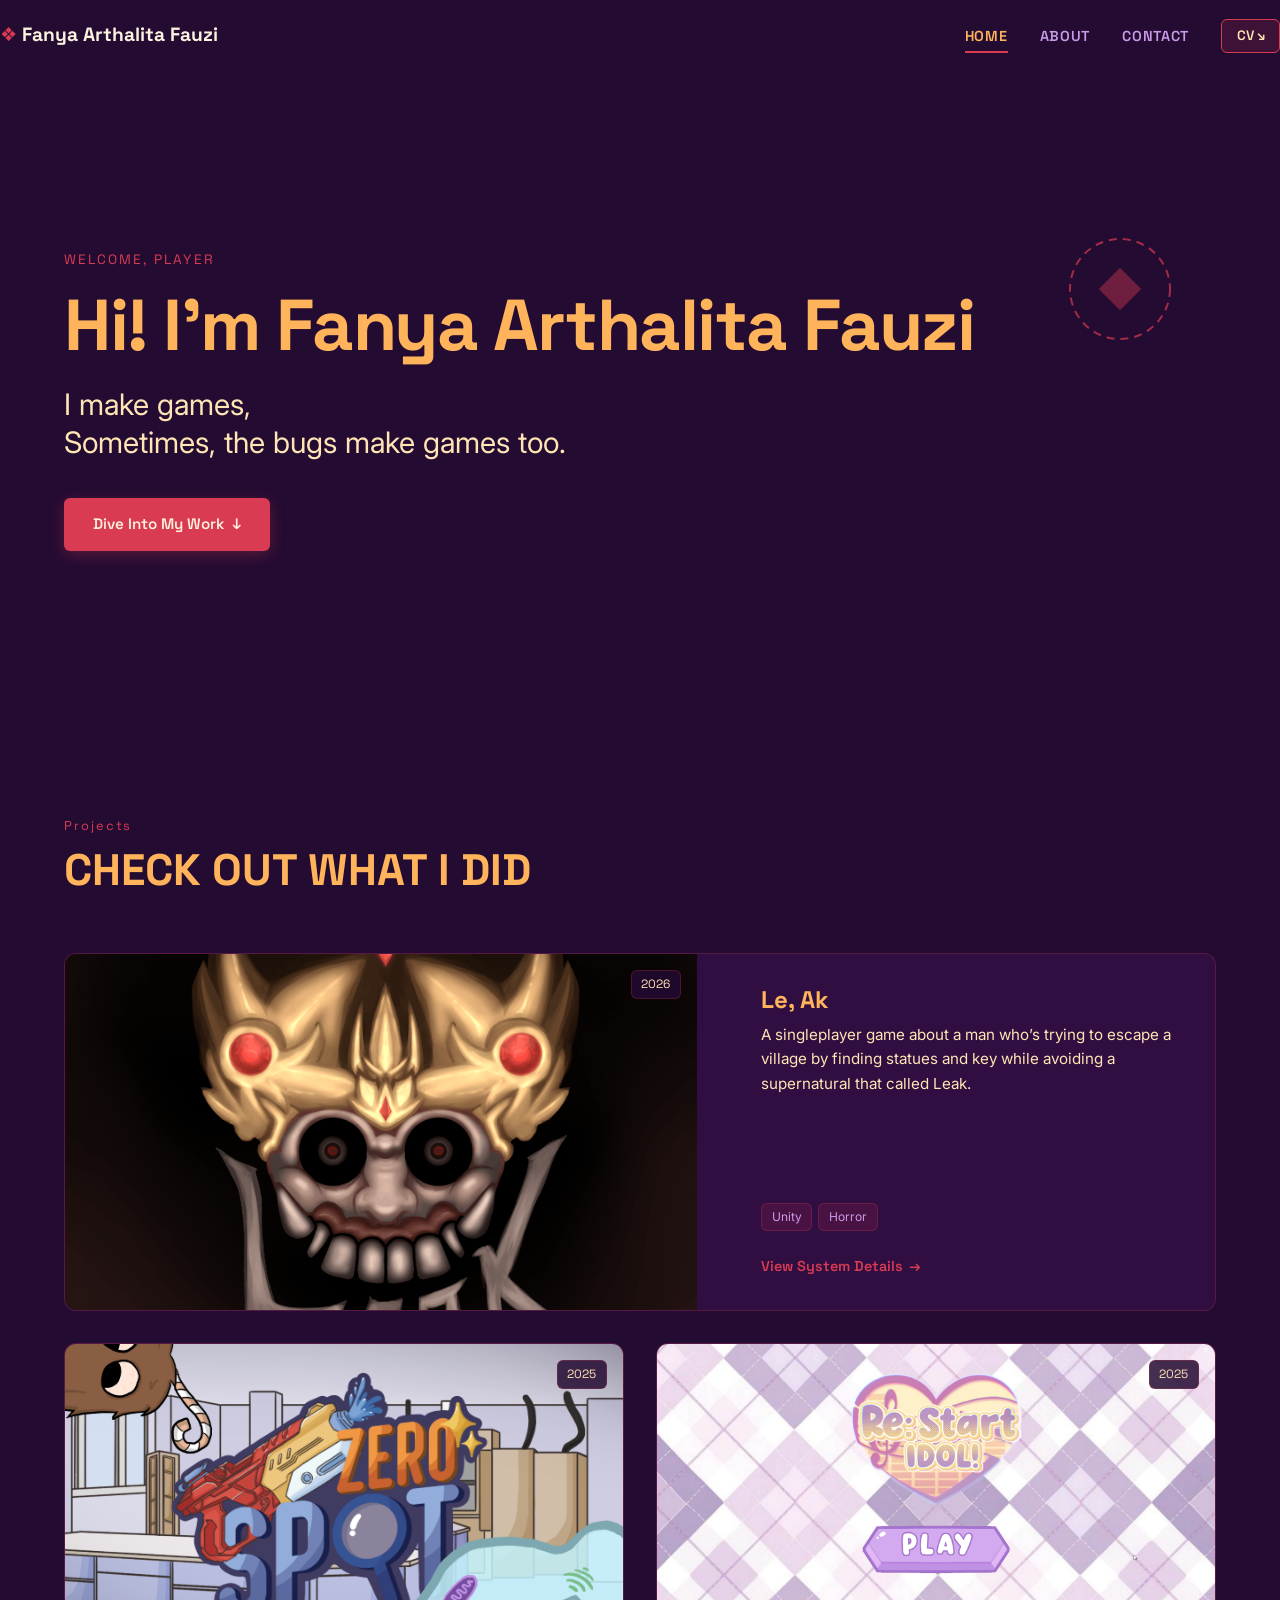
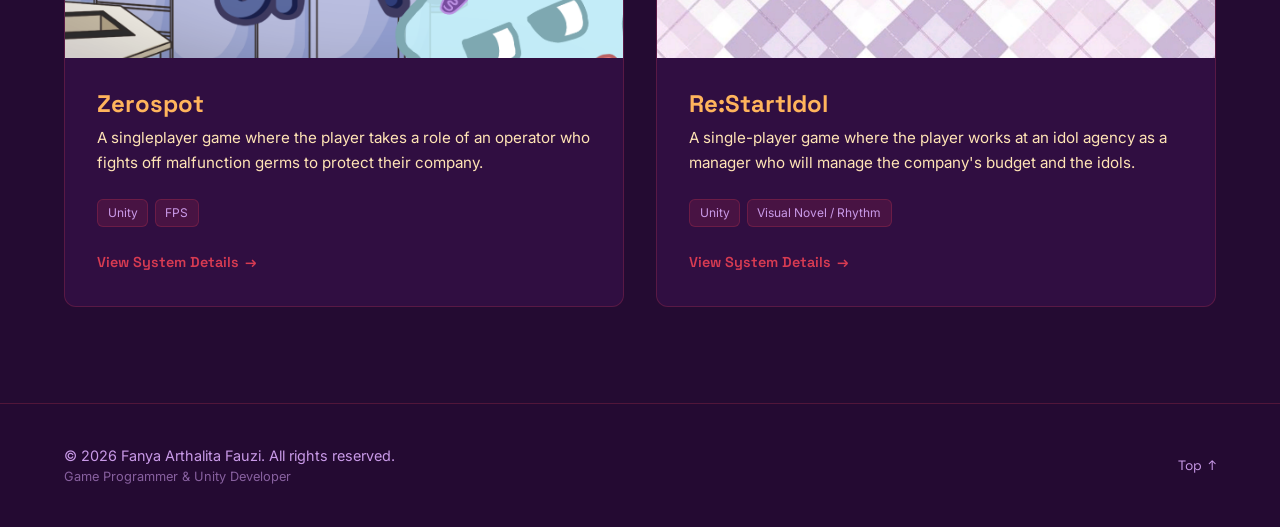
<file: index.html>
<!DOCTYPE html>
<html lang="en">
<head>
    <meta charset="UTF-8">
    <meta name="viewport" content="width=device-width, initial-scale=1.0">
    <title>Fanyeaa's Portfolio</title>
    <meta name="description" content="Portfolio of Fanya Arthalita Fauzi, a Game Programmer specializing in Gameplay, Systems, and Tools Development.">
    
    <!-- Fonts -->
    <link rel="preconnect" href="https://fonts.googleapis.com">
    <link rel="preconnect" href="https://fonts.gstatic.com" crossorigin>
    <link href="https://fonts.googleapis.com/css2?family=Inter:wght@300;400;500;600&family=Space+Grotesk:wght@500;600;700&display=swap" rel="stylesheet">
    
    <link rel="icon" type="image/png" href="assets/cv/FavIcon.png">
    <link rel="stylesheet" href="css/style.css">
</head>
<body data-page="home">

    <!-- Page Transition Curtain -->
    <div class="page-transition-curtain" id="page-curtain"></div>

    <!-- Atmospheric Purple Canvas & Decorative Red Accents -->
    <div class="bg-environment">
        <div class="bg-blob blob-1"></div>
        <div class="bg-blob blob-2"></div>
        <div class="bg-noise"></div>
    </div>

    <!-- Navigation Header -->
    <header class="navbar" id="navbar">
        <div class="nav-container">
            <a href="index.html" class="nav-logo">
                <span class="logo-accent">❖</span> Fanya Arthalita Fauzi
            </a>
            
            <button class="nav-toggle" id="nav-toggle" aria-label="Toggle Navigation Menu" aria-expanded="false">
                <span class="hamburger-bar"></span>
                <span class="hamburger-bar"></span>
                <span class="hamburger-bar"></span>
            </button>

            <nav class="nav-menu" id="nav-menu">
                <ul class="nav-list">
                    <li><a href="index.html" class="nav-link active" data-nav="home">HOME</a></li>
                    <li><a href="about.html" class="nav-link" data-nav="about">ABOUT</a></li>
                    <li><a href="about.html#contact" class="nav-link" data-nav="contact">CONTACT</a></li>
                    <li><a href="assets/cv/Fanyeaa_CV_GameProgrammer.pdf" class="nav-btn-cv" target="_blank" download>CV ↘</a></li>
                </ul>
            </nav>
        </div>
    </header>

    <!-- Main Content -->
    <main id="top">

        <!-- Hero Section -->
        <section class="hero-section">
            <div class="container hero-container">
                <!-- Red Graphic Accent Decoration -->
                <svg class="hero-red-accent" width="120" height="120" viewBox="0 0 120 120" fill="none" xmlns="http://www.w3.org/2000/svg" aria-hidden="true">
                    <circle cx="60" cy="60" r="50" stroke="#d83b52" stroke-width="2" stroke-dasharray="8 6" />
                    <rect x="45" y="45" width="30" height="30" fill="#d83b52" transform="rotate(45 60 60)" opacity="0.6"/>
                </svg>

                <div class="hero-tag">WELCOME, PLAYER</div>
                
                <h1 class="hero-title">
                    Hi! I'm <span class="text-highlight">Fanya Arthalita Fauzi</span>
                </h1>
                
                <p class="hero-statement">
                    I make games,<br>Sometimes, the bugs make games too.
                </p>

                <div class="hero-action">
                    <a href="#projects" class="btn btn-primary">
                        Dive Into My Work <span class="btn-arrow">↓</span>
                    </a>
                </div>
            </div>
        </section>

        <!-- Projects Showcase Section -->
        <section class="section projects-section" id="projects">
            <div class="container">
                <div class="section-header">
                    <div class="section-tag">Projects</div>
                    <h2 class="section-title">CHECK OUT WHAT I DID</h2>
                </div>

                <!-- Projects Dynamic Layout Container -->
                <div class="projects-asymmetric-grid" id="projects-container">
                    <!-- Javascript Dynamic Cards Injected Here -->
                </div>
            </div>
        </section>

    </main>

    <!-- Footer -->
    <footer class="footer">
        <div class="container footer-container">
            <div class="footer-info">
                <p class="copyright">&copy; 2026 Fanya Arthalita Fauzi. All rights reserved.</p>
                <p class="footer-role">Game Programmer &amp; Unity Developer</p>
            </div>
            <button class="back-to-top" id="back-to-top" aria-label="Back to Top">
                <span>Top</span> ↑
            </button>
        </div>
    </footer>

    <!-- Scripts -->
    <script src="js/projects.js"></script>
    <script src="js/main.js"></script>
</body>
</html>
</file>
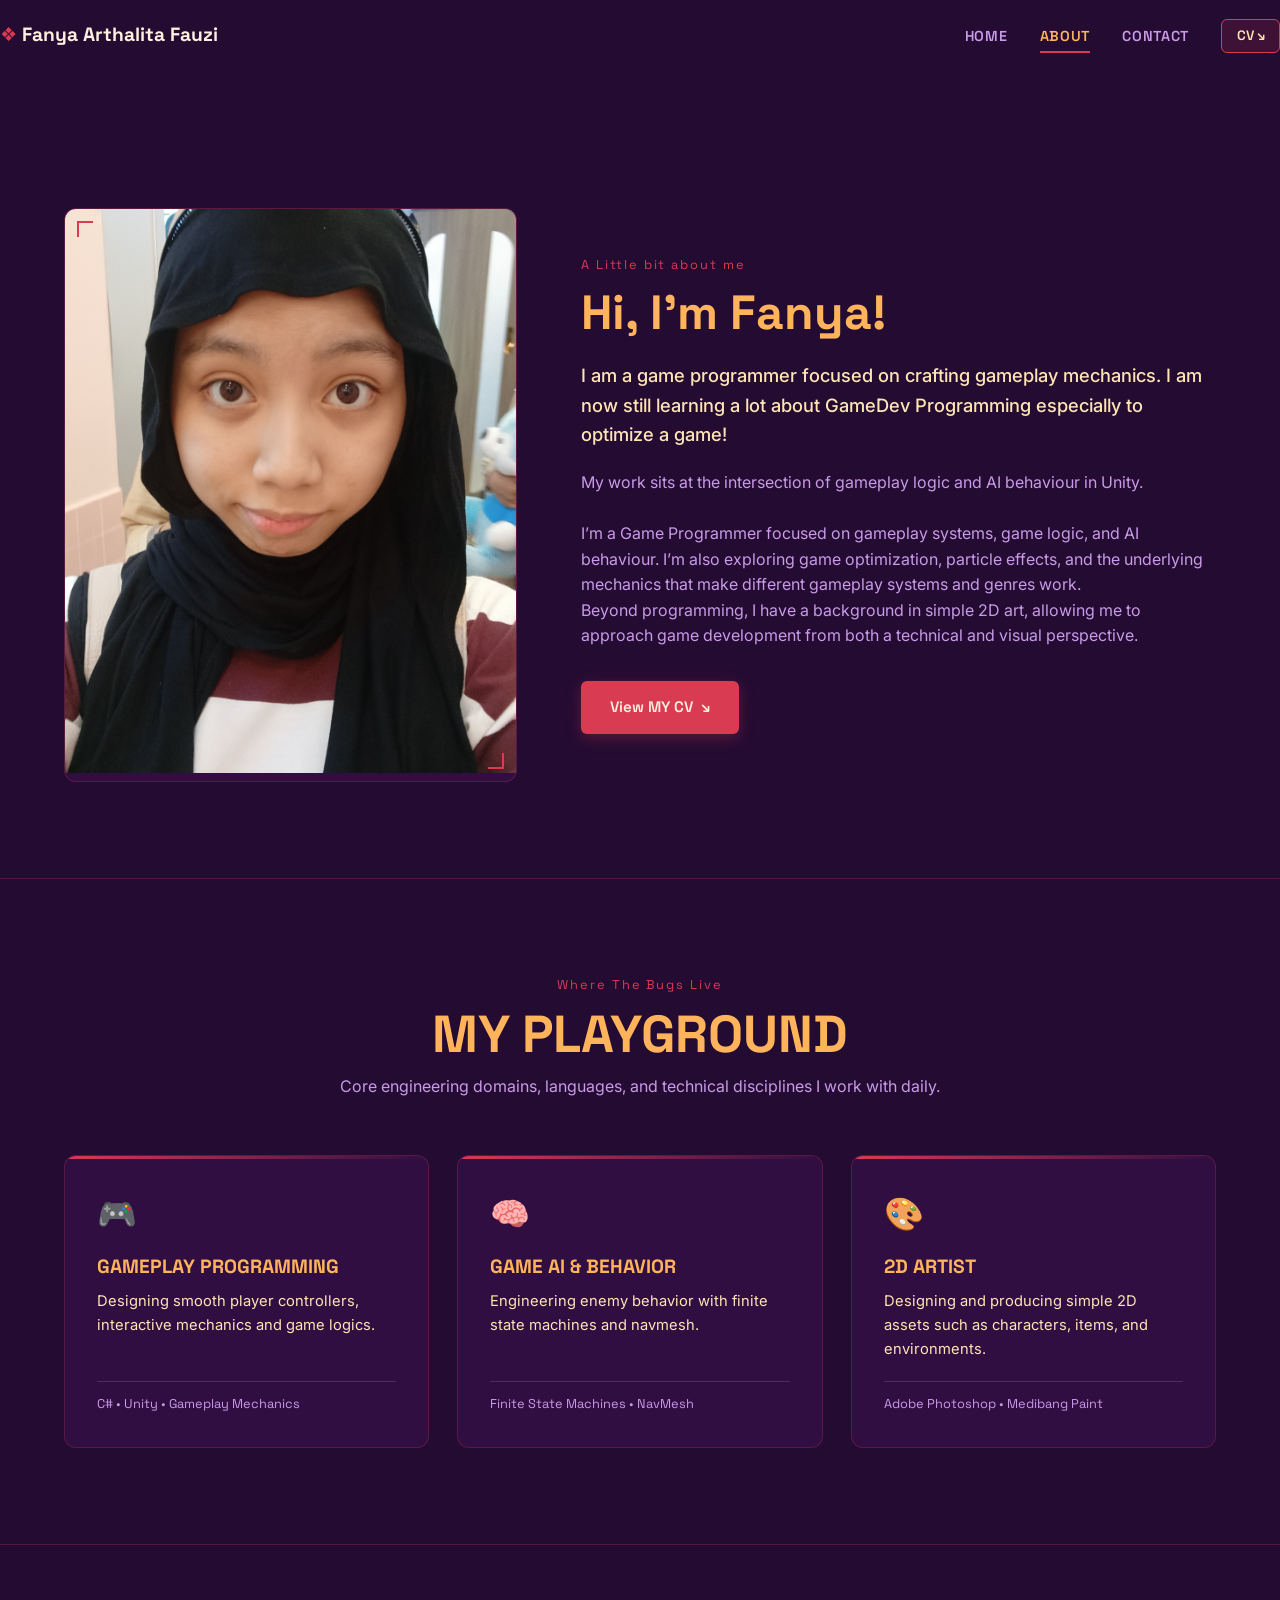
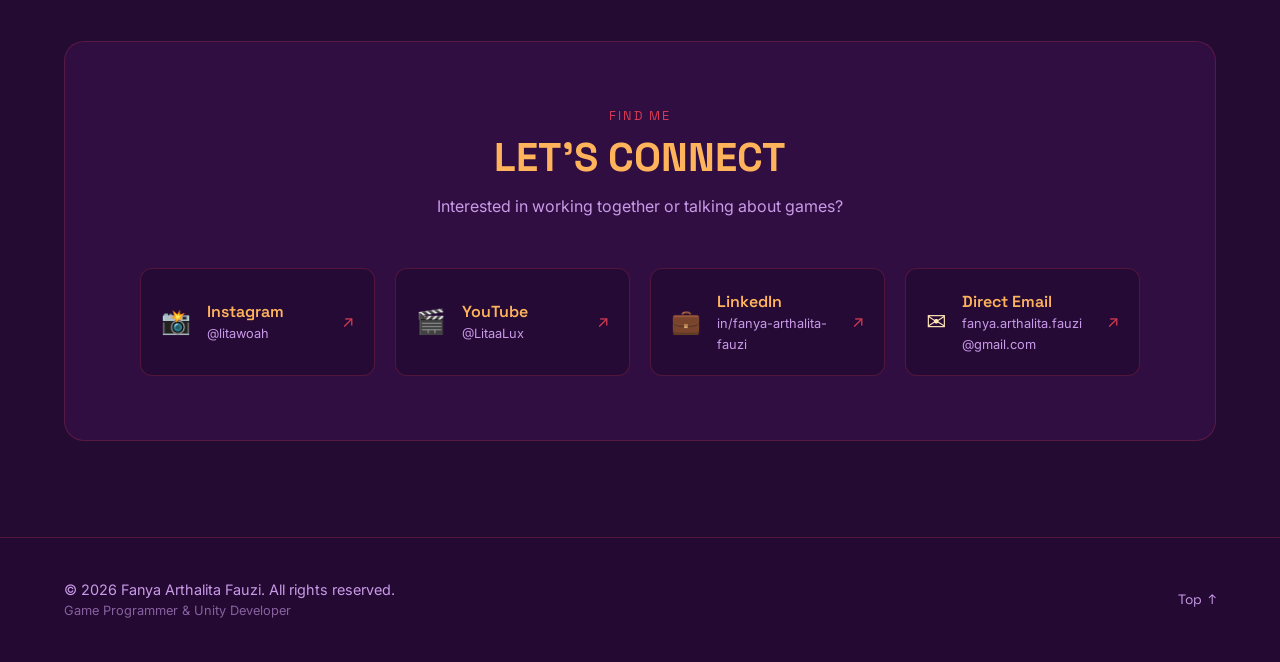
<file: about.html>
<!DOCTYPE html>
<html lang="en">
<head>
    <meta charset="UTF-8">
    <meta name="viewport" content="width=device-width, initial-scale=1.0">
    <title>About Fanyeaa</title>
    
    <!-- Fonts -->
    <link rel="preconnect" href="https://fonts.googleapis.com">
    <link rel="preconnect" href="https://fonts.gstatic.com" crossorigin>
    <link href="https://fonts.googleapis.com/css2?family=Inter:wght@300;400;500;600&family=Space+Grotesk:wght@500;600;700&display=swap" rel="stylesheet">
    
    <link rel="icon" type="image/png" href="assets/cv/FavIcon.png">
    <link rel="stylesheet" href="css/style.css">
</head>
<body data-page="about">

    <!-- Page Transition Curtain -->
    <div class="page-transition-curtain" id="page-curtain"></div>

    <!-- Atmospheric Purple Canvas & Red Accents -->
    <div class="bg-environment">
        <div class="bg-blob blob-1"></div>
        <div class="bg-blob blob-2"></div>
        <div class="bg-noise"></div>
    </div>

    <!-- Navigation Header -->
    <header class="navbar" id="navbar">
        <div class="nav-container">
            <a href="index.html" class="nav-logo">
                <span class="logo-accent">❖</span> Fanya Arthalita Fauzi
            </a>
            
            <button class="nav-toggle" id="nav-toggle" aria-label="Toggle Navigation Menu" aria-expanded="false">
                <span class="hamburger-bar"></span>
                <span class="hamburger-bar"></span>
                <span class="hamburger-bar"></span>
            </button>

            <nav class="nav-menu" id="nav-menu">
                <ul class="nav-list">
                    <li><a href="index.html" class="nav-link" data-nav="home">HOME</a></li>
                    <li><a href="about.html" class="nav-link active" data-nav="about">ABOUT</a></li>
                    <li><a href="about.html#contact" class="nav-link" data-nav="contact">CONTACT</a></li>
                    <li><a href="assets/cv/Fanyeaa_CV_GameProgrammer.pdf" class="nav-btn-cv" target="_blank" download>CV ↘</a></li>
                </ul>
            </nav>
        </div>
    </header>

    <main class="about-page-wrapper">

        <!-- Editorial About Hero -->
        <section class="section about-intro-section">
            <div class="container">
                <div class="about-intro-grid">
                    
                    <div class="about-image-column">
                        <div class="profile-frame">
                            <img src="assets/cv/ProfilePic.jpeg" alt="Fanyeaa's ProfilePic" class="profile-image" onerror="this.src='https://images.unsplash.com/photo-1534528741775-53994a69daeb?auto=format&fit=crop&w=800&q=80'">
                            <div class="red-corner-accent top-left"></div>
                            <div class="red-corner-accent bottom-right"></div>
                        </div>
                    </div>

                    <div class="about-text-column">
                        <div class="section-tag">A Little bit about me</div>
                        <h1 class="about-main-title">Hi, I'm <span class="text-highlight">Fanya!</span></h1>
                        
                        <p class="about-bio-lead">
                            I am a game programmer focused on crafting gameplay mechanics. I am now still learning a lot about GameDev Programming especially to optimize a game!
                        </p>
                        
                        <p class="about-bio-body">
                            My work sits at the intersection of gameplay logic and AI behaviour in Unity.<br><br> 
                            I’m a Game Programmer focused on gameplay systems, game logic, and AI behaviour. I’m also exploring game optimization, particle effects, and the underlying mechanics that make different gameplay systems and genres work.<br>
                            Beyond programming, I have a background in simple 2D art, allowing me to approach game development from both a technical and visual perspective.
                        </p>

                        <div class="about-cv-action">
                            <a href="assets/cv/Fanyeaa_Programmer_CVArt.pdf" class="btn btn-primary" target="_blank" download>
                                View MY CV <span class="btn-arrow">↘</span>
                            </a>
                        </div>
                    </div>

                </div>
            </div>
        </section>

        <!-- MY PLAYGROUND Section -->
        <section class="section playground-section" id="playground">
            <div class="container">
                <div class="playground-header">
                    <div class="section-tag">Where The Bugs Live</div>
                    <h2 class="playground-title">MY PLAYGROUND</h2>
                    <p class="playground-subtitle">Core engineering domains, languages, and technical disciplines I work with daily.</p>
                </div>

                <!-- Medium-sized Feature Skill Boxes Grid -->
                <div class="playground-grid">
                    
                    <div class="playground-card">
                        <div class="card-red-accent"></div>
                        <div class="card-icon">🎮</div>
                        <h3 class="card-title">GAMEPLAY PROGRAMMING</h3>
                        <p class="card-desc">Designing smooth player controllers, interactive mechanics and game logics.</p>
                        <div class="card-tech">C# • Unity • Gameplay Mechanics</div>
                    </div>

                    <div class="playground-card">
                        <div class="card-red-accent"></div>
                        <div class="card-icon">🧠</div>
                        <h3 class="card-title">GAME AI &amp; BEHAVIOR</h3>
                        <p class="card-desc">Engineering enemy behavior with finite state machines and navmesh.</p>
                        <div class="card-tech">Finite State Machines • NavMesh</div>
                    </div>

                    <div class="playground-card">
                        <div class="card-red-accent"></div>
                        <div class="card-icon">🎨</div>
                        <h3 class="card-title">2D ARTIST</h3>
                        <p class="card-desc">Designing and producing simple 2D assets such as characters, items, and environments.</p>
                        <div class="card-tech">Adobe Photoshop • Medibang Paint</div>
                    </div>
                </div>
            </div>
        </section>

        <!-- Contact Section -->
        <section class="section contact-section" id="contact">
            <div class="container">
                <div class="contact-box">
                    <div class="contact-header">
                        <div class="section-tag">FIND ME</div>
                        <h2 class="contact-title">LET'S CONNECT</h2>
                        <p class="contact-subtitle">Interested in working together or talking about games?</p>
                    </div>

                    <div class="social-links-grid">
                        <a href="https://instagram.com/litawoah" target="_blank" class="social-button" rel="noopener">
                            <span class="social-icon">📸</span>
                            <div class="social-details">
                                <span class="platform">Instagram</span>
                                <span class="handle">@litawoah</span>
                            </div>
                            <span class="arrow">↗</span>
                        </a>

                        <a href="https://youtube.com/@LitaaLux" target="_blank" class="social-button" rel="noopener">
                            <span class="social-icon">🎬</span>
                            <div class="social-details">
                                <span class="platform">YouTube</span>
                                <span class="handle">@LitaaLux</span>
                            </div>
                            <span class="arrow">↗</span>
                        </a>

                        <a href="https://https://www.linkedin.com/in/fanya-arthalita-fauzi-2184b5307/" target="_blank" class="social-button" rel="noopener">
                            <span class="social-icon">💼</span>
                            <div class="social-details">
                                <span class="platform">LinkedIn</span>
                                <span class="handle">in/fanya-arthalita-fauzi</span>
                            </div>
                            <span class="arrow">↗</span>
                        </a>

                        <a href="mailto:fanya.arthalita.fauzi@gmail.com" class="social-button" rel="noopener">
                            <span class="social-icon">✉️</span>
                            <div class="social-details">
                                <span class="platform">Direct Email</span>
                                <span class="handle">fanya.arthalita.fauzi<br>@gmail.com</span>
                            </div>
                            <span class="arrow">↗</span>
                        </a>
                    </div>
                </div>
            </div>
        </section>

    </main>

    <!-- Footer -->
    <footer class="footer">
        <div class="container footer-container">
            <div class="footer-info">
                <p class="copyright">&copy; 2026 Fanya Arthalita Fauzi. All rights reserved.</p>
                <p class="footer-role">Game Programmer & Unity Developer</p>
            </div>
            <button class="back-to-top" id="back-to-top" aria-label="Back to Top">
                <span>Top</span> ↑
            </button>
        </div>
    </footer>

    <!-- Scripts -->
    <script src="js/about.js"></script>
    <script src="js/main.js"></script>
</body>
</html>
</file>
<file: css/style.css>
/* ==========================================================================
   GAME PROGRAMMER PORTFOLIO — PURPLE DOMINANT DESIGN SYSTEM
   Dominant: Purple | Accent: Red | Typography: Warm Cream & Orange
   ========================================================================== */

:root {
    /* Environment & Canvas (Purple Dominant) */
    --purple-bg: #4a1263;
    --purple-deep: #351047;
    --purple-dark: #240b32;
    --purple-surface: #5c187b;
    --purple-card: rgba(53, 16, 71, 0.75);

    /* Accents & Decoration (Red & Crimson) */
    --red-accent: #d83b52;
    --red-dark: #8f1f3d;
    --red-hover: #f04760;

    /* Typography Color Hierarchy */
    --orange-text: #ffb45c;    /* Major Titles & Headings */
    --cream-text: #ffe4b5;     /* Subtitles & Primary Text */
    --lavender-text: #c99ae8;  /* Secondary Text & Metadata */
    --white-soft: #fff1df;

    /* Borders & Accents */
    --border-subtle: rgba(216, 59, 82, 0.25);
    --border-purple: rgba(201, 154, 232, 0.2);
    --border-highlight: rgba(255, 180, 92, 0.4);

    /* Fonts */
    --font-heading: 'Space Grotesk', system-ui, sans-serif;
    --font-body: 'Inter', system-ui, sans-serif;

    /* Animations & Radii */
    --transition-fast: 0.2s cubic-bezier(0.16, 1, 0.3, 1);
    --transition-normal: 0.35s cubic-bezier(0.16, 1, 0.3, 1);
    --radius-sm: 6px;
    --radius-md: 12px;
    --radius-lg: 20px;
}

/* Base Reset & Core Setup */
*, *::before, *::after {
    box-sizing: border-box;
    margin: 0;
    padding: 0;
}

html {
    scroll-behavior: smooth;
    font-size: 16px;
    background-color: var(--purple-dark);
    color: var(--cream-text);
}

body {
    font-family: var(--font-body);
    line-height: 1.6;
    background-color: var(--purple-dark);
    color: var(--cream-text);
    overflow-x: hidden;
    min-height: 100vh;
    display: flex;
    flex-direction: column;
}

/* Atmospheric Background Environment */
.bg-environment {
    position: fixed;
    top: 0;
    left: 0;
    width: 100vw;
    height: 100vh;
    z-index: -2;
    pointer-events: none;
    overflow: hidden;
    background: radial-gradient(circle at 50% 30%, var(--purple-bg) 0%, var(--purple-deep) 60%, var(--purple-dark) 100%);
}

.bg-blob {
    position: absolute;
    border-radius: 50%;
    filter: blur(80px);
    opacity: 0.35;
}

.blob-1 {
    top: -10%;
    right: -10%;
    width: 550px;
    height: 550px;
    background: var(--red-accent);
}

.blob-2 {
    bottom: -15%;
    left: -10%;
    width: 600px;
    height: 600px;
    background: var(--purple-surface);
}

.bg-noise {
    position: absolute;
    inset: 0;
    background-image: radial-gradient(rgba(255, 255, 255, 0.05) 1px, transparent 0);
    background-size: 24px 24px;
    opacity: 0.3;
}

/* Transition Curtain */
.page-transition-curtain {
    position: fixed;
    inset: 0;
    background: var(--purple-dark);
    z-index: 9999;
    pointer-events: none;
    opacity: 0;
    transition: opacity 0.25s ease-in-out;
}

.page-transition-curtain.active {
    opacity: 1;
    pointer-events: auto;
}

/* Typography Base */
h1, h2, h3, h4 {
    font-family: var(--font-heading);
    color: var(--orange-text);
    line-height: 1.2;
    font-weight: 700;
}

a {
    color: inherit;
    text-decoration: none;
}

ul {
    list-style: none;
}

.container {
    width: 100%;
    max-width: 1200px;
    margin: 0 auto;
    padding: 0 1.5rem;
}

.text-highlight {
    color: var(--orange-text);
    position: relative;
    display: inline-block;
}

.text-highlight::after {
    content: '';
    position: absolute;
    bottom: 4px;
    left: 0;
    width: 100%;
    height: 6px;
    background: var(--red-accent);
    opacity: 0.4;
    z-index: -1;
}

/* Buttons */
.btn {
    display: inline-flex;
    align-items: center;
    gap: 0.5rem;
    padding: 0.85rem 1.75rem;
    font-family: var(--font-heading);
    font-weight: 600;
    font-size: 0.95rem;
    border-radius: var(--radius-sm);
    cursor: pointer;
    transition: all var(--transition-fast);
    border: 1px solid transparent;
}

.btn-primary {
    background: var(--red-accent);
    color: var(--white-soft);
    box-shadow: 0 4px 15px rgba(216, 59, 82, 0.3);
}

.btn-primary:hover {
    background: var(--red-hover);
    transform: translateY(-2px);
    box-shadow: 0 6px 20px rgba(216, 59, 82, 0.5);
}

.btn-secondary {
    background: rgba(53, 16, 71, 0.8);
    color: var(--cream-text);
    border-color: var(--border-purple);
}

.btn-secondary:hover {
    border-color: var(--orange-text);
    background: rgba(74, 18, 99, 0.9);
}

/* Navbar */
.navbar {
    position: fixed;
    top: 0;
    left: 0;
    width: 100%;
    z-index: 1000;
    padding: 1.25rem 0;
    transition: all var(--transition-normal);
}

.navbar.scrolled {
    padding: 0.85rem 0;
    background: rgba(36, 11, 50, 0.85);
    backdrop-filter: blur(12px);
    -webkit-backdrop-filter: blur(12px);
    border-bottom: 1px solid var(--border-subtle);
}

.nav-container {
    display: flex;
    align-items: center;
    justify-content: space-between;
}

.nav-logo {
    font-family: var(--font-heading);
    font-size: 1.2rem;
    font-weight: 700;
    color: var(--white-soft);
}

.logo-accent {
    color: var(--red-accent);
}

.nav-list {
    display: flex;
    align-items: center;
    gap: 2rem;
}

.nav-link {
    font-family: var(--font-heading);
    font-size: 0.9rem;
    font-weight: 600;
    color: var(--lavender-text);
    letter-spacing: 0.05em;
    position: relative;
    padding: 0.25rem 0;
    transition: color var(--transition-fast);
}

.nav-link:hover, .nav-link.active {
    color: var(--orange-text);
}

.nav-link.active::after {
    content: '';
    position: absolute;
    bottom: -4px;
    left: 0;
    width: 100%;
    height: 2px;
    background: var(--red-accent);
}

.nav-btn-cv {
    padding: 0.45rem 0.9rem;
    font-family: var(--font-heading);
    font-size: 0.85rem;
    font-weight: 600;
    border-radius: var(--radius-sm);
    background: rgba(216, 59, 82, 0.15);
    border: 1px solid var(--red-accent);
    color: var(--cream-text);
    transition: all var(--transition-fast);
}

.nav-btn-cv:hover {
    background: var(--red-accent);
    color: #fff;
}

.nav-toggle {
    display: none;
    background: none;
    border: none;
    cursor: pointer;
    flex-direction: column;
    gap: 5px;
    padding: 0.5rem;
}

.hamburger-bar {
    width: 24px;
    height: 2px;
    background-color: var(--cream-text);
}

/* Hero Section */
.hero-section {
    min-height: 80vh;
    display: flex;
    align-items: center;
    padding: 9rem 0 4rem;
    position: relative;
}

.hero-container {
    position: relative;
}

.hero-red-accent {
    position: absolute;
    top: -20px;
    right: 5%;
    pointer-events: none;
    opacity: 0.7;
}

.hero-tag {
    font-family: var(--font-heading);
    font-size: 0.85rem;
    letter-spacing: 0.15em;
    color: var(--red-accent);
    margin-bottom: 0.75rem;
}

.hero-title {
    font-size: clamp(2.5rem, 6vw, 4.5rem);
    letter-spacing: -0.02em;
    margin-bottom: 1rem;
}

.hero-statement {
    font-size: clamp(1.25rem, 3vw, 1.85rem);
    color: var(--cream-text);
    max-width: 650px;
    line-height: 1.3;
    margin-bottom: 2.25rem;
}

/* Sections */
.section {
    padding: 6rem 0;
    position: relative;
}

.section-header {
    margin-bottom: 3.5rem;
}

.section-tag {
    font-family: var(--font-heading);
    font-size: 0.8rem;
    letter-spacing: 0.15em;
    color: var(--red-accent);
    margin-bottom: 0.5rem;
}

.section-title {
    font-size: clamp(2rem, 4vw, 2.75rem);
    color: var(--orange-text);
}

/* Projects Showcase - Asymmetric Creative Grid */
.projects-asymmetric-grid {
    display: grid;
    grid-template-columns: repeat(12, 1fr);
    gap: 2rem;
}

.project-card-featured {
    grid-column: span 12;
    display: grid;
    grid-template-columns: 1.3fr 1fr;
    gap: 2rem;
    background: var(--purple-card);
    border: 1px solid var(--border-subtle);
    border-radius: var(--radius-md);
    overflow: hidden;
    transition: transform var(--transition-normal), border-color var(--transition-normal);
}

.project-card-standard {
    grid-column: span 6;
    display: flex;
    flex-direction: column;
    background: var(--purple-card);
    border: 1px solid var(--border-subtle);
    border-radius: var(--radius-md);
    overflow: hidden;
    transition: transform var(--transition-normal), border-color var(--transition-normal);
}

.project-card-featured:hover, .project-card-standard:hover {
    transform: translateY(-6px);
    border-color: var(--red-accent);
}

.project-thumb-box {
    position: relative;
    aspect-ratio: 16 / 9;
    overflow: hidden;
    background-color: var(--purple-deep);
}

.project-thumb-img {
    width: 100%;
    height: 100%;
    object-fit: cover;
    transition: transform 0.5s ease;
}

.project-card-featured:hover .project-thumb-img,
.project-card-standard:hover .project-thumb-img {
    transform: scale(1.05);
}

.project-year {
    position: absolute;
    top: 1rem;
    right: 1rem;
    padding: 0.25rem 0.6rem;
    background: rgba(36, 11, 50, 0.85);
    border: 1px solid var(--border-subtle);
    border-radius: var(--radius-sm);
    font-size: 0.75rem;
    font-family: var(--font-heading);
    color: var(--cream-text);
}

.project-info-box {
    padding: 2rem;
    display: flex;
    flex-direction: column;
}

.project-title {
    font-size: 1.5rem;
    margin-bottom: 0.5rem;
    color: var(--orange-text);
}

.project-desc {
    color: var(--cream-text);
    font-size: 0.95rem;
    margin-bottom: 1.5rem;
    flex-grow: 1;
}

.project-meta-tags {
    display: flex;
    flex-wrap: wrap;
    gap: 0.4rem;
    margin-bottom: 1.5rem;
}

.tag-item {
    font-size: 0.75rem;
    padding: 0.2rem 0.6rem;
    border-radius: var(--radius-sm);
    background: rgba(216, 59, 82, 0.15);
    border: 1px solid var(--border-subtle);
    color: var(--lavender-text);
}

.project-link-action {
    display: inline-flex;
    align-items: center;
    gap: 0.4rem;
    font-family: var(--font-heading);
    font-weight: 600;
    font-size: 0.9rem;
    color: var(--red-accent);
    margin-top: auto;
}

/* About Page - Editorial Section */
.about-page-wrapper {
    padding-top: 7rem;
}

.about-intro-grid {
    display: grid;
    grid-template-columns: 1fr 1.4fr;
    gap: 4rem;
    align-items: center;
}

.profile-frame {
    position: relative;
    border-radius: var(--radius-md);
    overflow: hidden;
    border: 1px solid var(--border-subtle);
    background: var(--purple-card);
}

.profile-image {
    width: 100%;
    aspect-ratio: 4/5;
    object-fit: cover;
}

.red-corner-accent {
    position: absolute;
    width: 16px;
    height: 16px;
    border-color: var(--red-accent);
    border-style: solid;
}

.top-left { top: 12px; left: 12px; border-width: 2px 0 0 2px; }
.bottom-right { bottom: 12px; right: 12px; border-width: 0 2px 2px 0; }

.about-main-title {
    font-size: clamp(2.25rem, 4vw, 3rem);
    margin-bottom: 1.25rem;
}

.about-bio-lead {
    font-size: 1.15rem;
    color: var(--cream-text);
    font-weight: 500;
    margin-bottom: 1.25rem;
}

.about-bio-body {
    color: var(--lavender-text);
    margin-bottom: 2rem;
    font-size: 1rem;
}

/* MY PLAYGROUND Section */
.playground-section {
    background: rgba(36, 11, 50, 0.4);
    border-top: 1px solid var(--border-subtle);
    border-bottom: 1px solid var(--border-subtle);
}

.playground-header {
    text-align: center;
    max-width: 700px;
    margin: 0 auto 3.5rem;
}

.playground-title {
    font-size: clamp(2.25rem, 5vw, 3.25rem);
    margin-bottom: 0.5rem;
}

.playground-subtitle {
    color: var(--lavender-text);
}

.playground-grid {
    display: grid;
    grid-template-columns: repeat(auto-fit, minmax(320px, 1fr));
    gap: 1.75rem;
}

.playground-card {
    background: var(--purple-card);
    border: 1px solid var(--border-subtle);
    border-radius: var(--radius-md);
    padding: 2rem;
    position: relative;
    overflow: hidden;
    transition: all var(--transition-normal);
    display: flex;
    flex-direction: column;
}

.playground-card:hover {
    transform: translateY(-5px);
    border-color: var(--red-accent);
    box-shadow: 0 10px 25px rgba(216, 59, 82, 0.2);
}

.card-red-accent {
    position: absolute;
    top: 0;
    left: 0;
    width: 100%;
    height: 3px;
    background: linear-gradient(90deg, var(--red-accent), transparent);
}

.card-icon {
    font-size: 2rem;
    margin-bottom: 1rem;
}

.card-title {
    font-size: 1.2rem;
    color: var(--orange-text);
    margin-bottom: 0.75rem;
}

.card-desc {
    color: var(--cream-text);
    font-size: 0.92rem;
    margin-bottom: 1.25rem;
    flex-grow: 1;
}

.card-tech {
    font-family: var(--font-heading);
    font-size: 0.8rem;
    color: var(--lavender-text);
    border-top: 1px solid var(--border-purple);
    padding-top: 0.75rem;
}

/* Contact Section */
.contact-box {
    background: var(--purple-card);
    border: 1px solid var(--border-subtle);
    border-radius: var(--radius-lg);
    padding: 4rem 2rem;
    text-align: center;
}

.contact-header {
    max-width: 600px;
    margin: 0 auto 3rem;
}

.contact-title {
    font-size: 2.5rem;
    margin-bottom: 0.75rem;
}

.contact-subtitle {
    color: var(--lavender-text);
}

.social-links-grid {
    display: grid;
    grid-template-columns: repeat(auto-fit, minmax(220px, 1fr));
    gap: 1.25rem;
    max-width: 1000px;
    margin: 0 auto;
}

.social-button {
    display: flex;
    align-items: center;
    gap: 1rem;
    padding: 1.25rem;
    background: rgba(36, 11, 50, 0.8);
    border: 1px solid var(--border-subtle);
    border-radius: var(--radius-md);
    transition: all var(--transition-fast);
    text-align: left;
}

.social-button:hover {
    border-color: var(--orange-text);
    transform: translateY(-3px);
    background: var(--purple-surface);
}

.social-icon { font-size: 1.5rem; }
.social-details { display: flex; flex-direction: column; flex-grow: 1; }
.platform { font-family: var(--font-heading); font-weight: 600; color: var(--orange-text); }
.handle { font-size: 0.8rem; color: var(--lavender-text); }
.arrow { color: var(--red-accent); }

/* Project Detail Page */
.project-detail-wrapper {
    padding-top: 7rem;
    padding-bottom: 5rem;
}

.project-hero-header { margin-bottom: 2rem; }
.project-hero-title { font-size: clamp(2.25rem, 5vw, 3.5rem); margin-bottom: 0.5rem; }
.project-hero-tagline { font-size: 1.2rem; color: var(--lavender-text); }
.project-main-banner {
    width: 100%;
    aspect-ratio: 21 / 9;
    object-fit: cover;
    border-radius: var(--radius-md);
    border: 1px solid var(--border-subtle);
    margin-bottom: 3.5rem;
}

.project-details-grid {
    display: grid;
    grid-template-columns: 2fr 1fr;
    gap: 3.5rem;
    margin-bottom: 4rem;
}

.video-container {
    position: relative;
    padding-bottom: 56.25%;
    height: 0;
    overflow: hidden;
    border-radius: var(--radius-md);
    border: 1px solid var(--border-subtle);
    margin-top: 1rem;
    background-color: var(--purple-deep);
}

.video-container iframe {
    position: absolute;
    top: 0; left: 0; width: 100%; height: 100%; border: 0;
}

.meta-box {
    background: var(--purple-card);
    border: 1px solid var(--border-subtle);
    border-radius: var(--radius-md);
    padding: 1.75rem;
    display: flex;
    flex-direction: column;
    gap: 1.25rem;
}

.meta-item { display: flex; flex-direction: column; gap: 0.2rem; }
.meta-label { font-size: 0.75rem; font-family: var(--font-heading); color: var(--red-accent); letter-spacing: 0.05em; }
.meta-value { font-weight: 500; color: var(--cream-text); }

.role-cards-grid {
    display: grid;
    grid-template-columns: repeat(auto-fill, minmax(200px, 1fr));
    gap: 1rem;
    margin-top: 1.25rem;
}

.role-card {
    padding: 1rem;
    background: var(--purple-card);
    border: 1px solid var(--border-subtle);
    border-radius: var(--radius-sm);
    font-family: var(--font-heading);
    font-size: 0.9rem;
    color: var(--cream-text);
    display: flex;
    align-items: center;
    gap: 0.5rem;
}

.role-card::before { content: '❖'; color: var(--red-accent); }

.gallery-grid {
    display: grid;
    grid-template-columns: repeat(auto-fill, minmax(280px, 1fr));
    gap: 1.25rem;
    margin-top: 1.5rem;
}

.gallery-item {
    aspect-ratio: 16/10;
    border-radius: var(--radius-sm);
    overflow: hidden;
    border: 1px solid var(--border-subtle);
    cursor: pointer;
}

.gallery-item img {
    width: 100%; height: 100%; object-fit: cover;
    transition: transform var(--transition-normal);
}

.gallery-item:hover img { transform: scale(1.06); }

/* Lightbox Modal */
.lightbox-modal {
    position: fixed;
    inset: 0;
    background: rgba(24, 6, 34, 0.92);
    backdrop-filter: blur(12px);
    -webkit-backdrop-filter: blur(12px);
    z-index: 2000;
    display: flex;
    align-items: center;
    justify-content: center;
    opacity: 0;
    pointer-events: none;
    transition: opacity var(--transition-fast);
}

.lightbox-modal.active { opacity: 1; pointer-events: auto; }
.lightbox-content { max-width: 90vw; max-height: 85vh; }
.lightbox-image { max-width: 100%; max-height: 80vh; border-radius: var(--radius-sm); border: 1px solid var(--border-subtle); }
.lightbox-close { position: absolute; top: 2rem; right: 2rem; background: none; border: none; color: var(--cream-text); font-size: 2.5rem; cursor: pointer; }

/* Footer */
.footer {
    margin-top: auto;
    padding: 2.5rem 0;
    border-top: 1px solid var(--border-subtle);
    background: rgba(36, 11, 50, 0.9);
}

.footer-container { display: flex; align-items: center; justify-content: space-between; }
.copyright { font-size: 0.9rem; color: var(--lavender-text); }
.footer-role { font-size: 0.8rem; color: rgba(201, 154, 232, 0.6); }

.back-to-top {
    background: none; border: none; color: var(--lavender-text);
    font-family: var(--font-heading); font-size: 0.85rem; cursor: pointer;
    display: flex; align-items: center; gap: 0.4rem;
}

.back-to-top:hover { color: var(--orange-text); }

/* Mobile Responsiveness */
@media (max-width: 900px) {
    .project-card-featured { grid-template-columns: 1fr; grid-column: span 12; }
    .project-card-standard { grid-column: span 12; }
    .about-intro-grid, .project-details-grid { grid-template-columns: 1fr; gap: 2.5rem; }
}

@media (max-width: 768px) {
    .nav-toggle { display: flex; }
    .nav-menu {
        position: fixed; top: 0; right: -100%; width: 80%; max-width: 300px; height: 100vh;
        background: var(--purple-dark); border-left: 1px solid var(--border-subtle);
        padding: 6rem 2rem 2rem; transition: right var(--transition-normal);
        backdrop-filter: blur(20px); -webkit-backdrop-filter: blur(20px);
    }
    .nav-menu.active { right: 0; }
    .nav-list { flex-direction: column; align-items: flex-start; gap: 1.75rem; }
    .contact-box { padding: 2rem 1.25rem; }
    .footer-container { flex-direction: column; gap: 1.5rem; text-align: center; }
}

@media (prefers-reduced-motion: reduce) {
    *, ::before, ::after {
        animation-duration: 0.01ms !important;
        transition-duration: 0.01ms !important;
        scroll-behavior: auto !important;
    }
}
</file>
